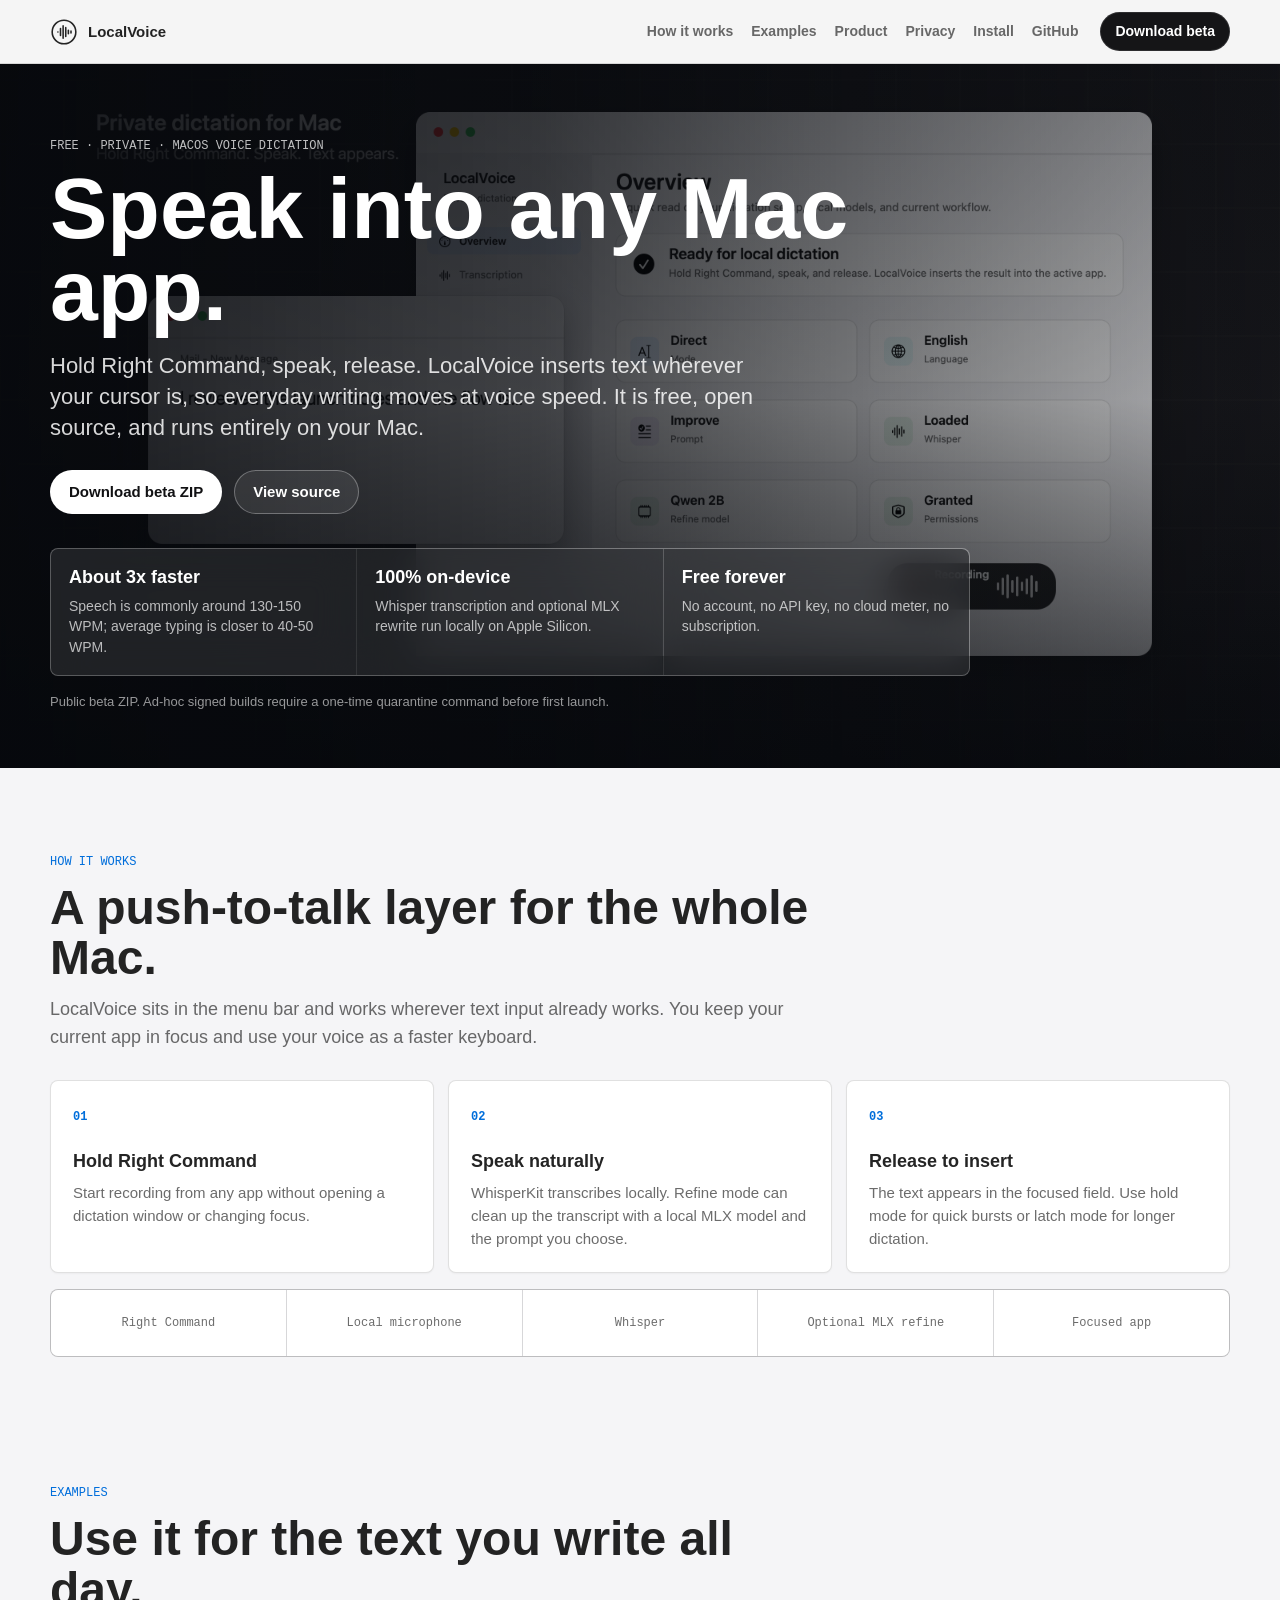
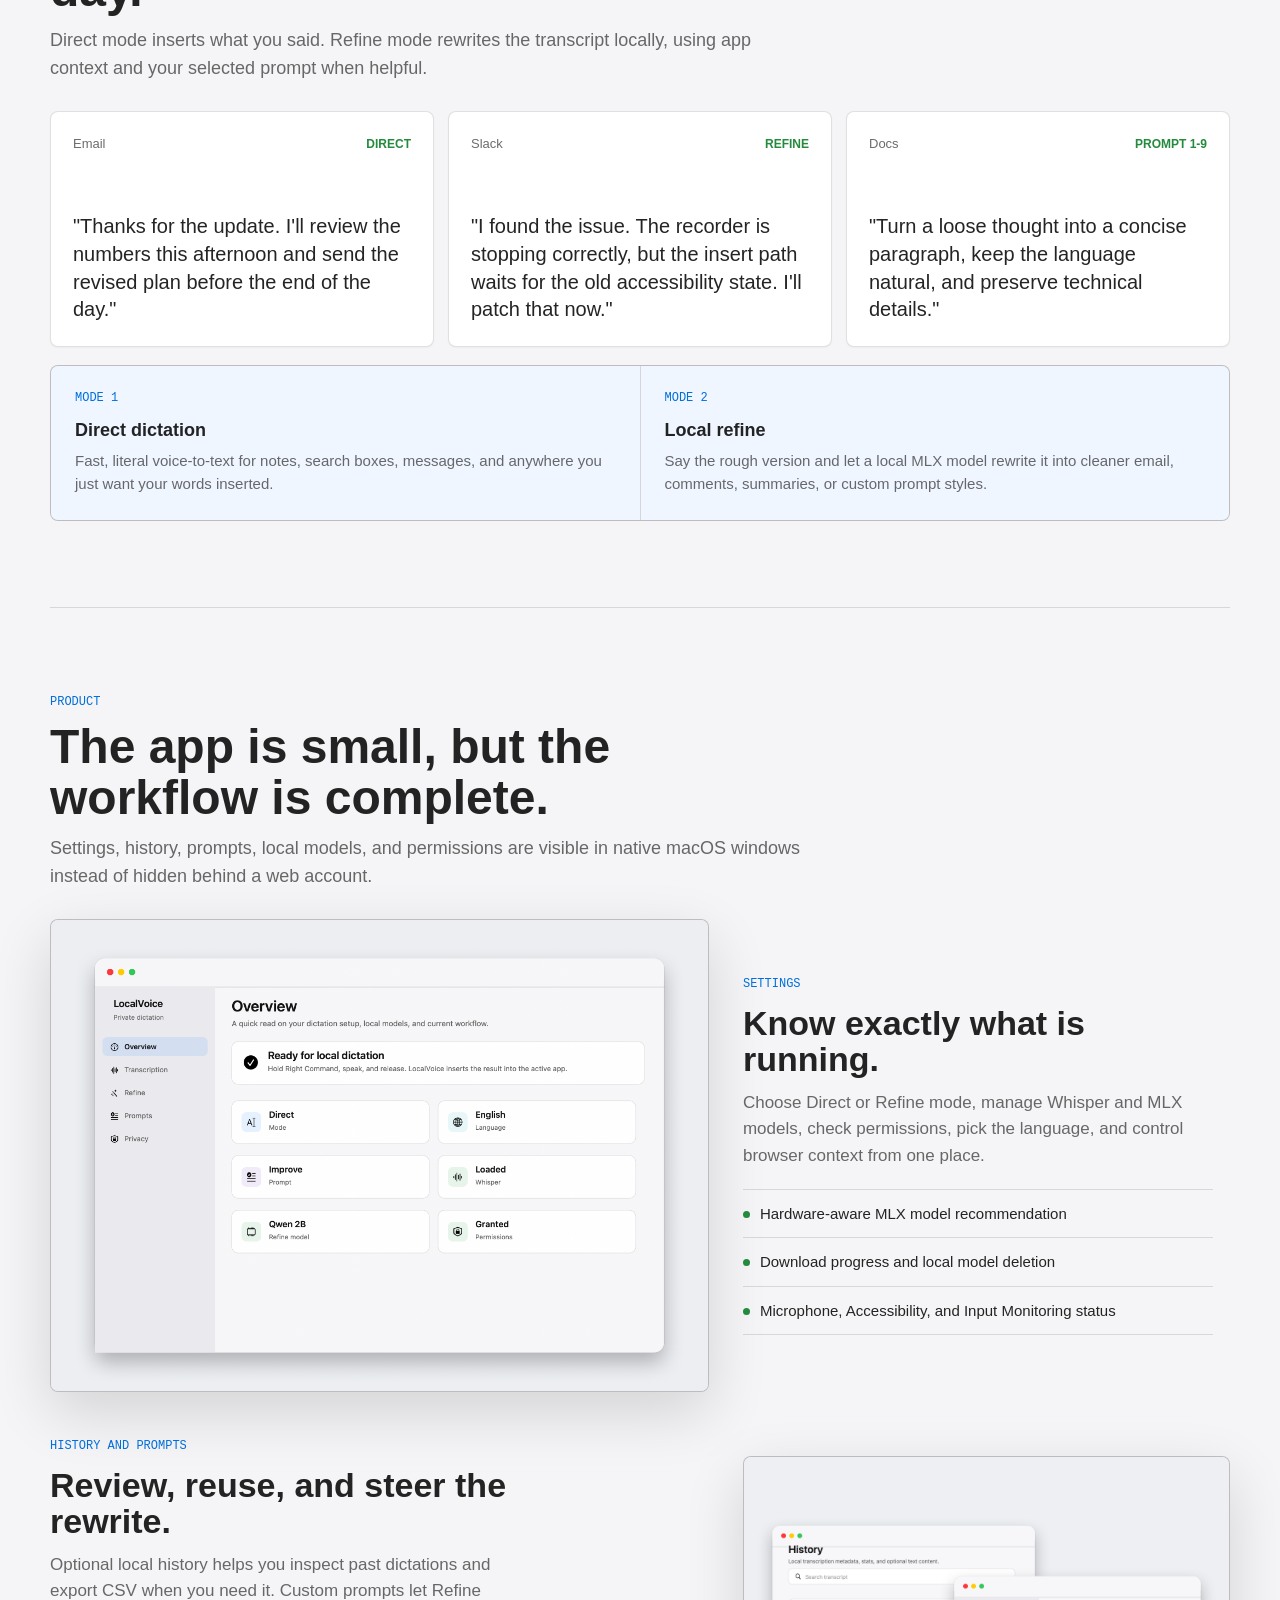
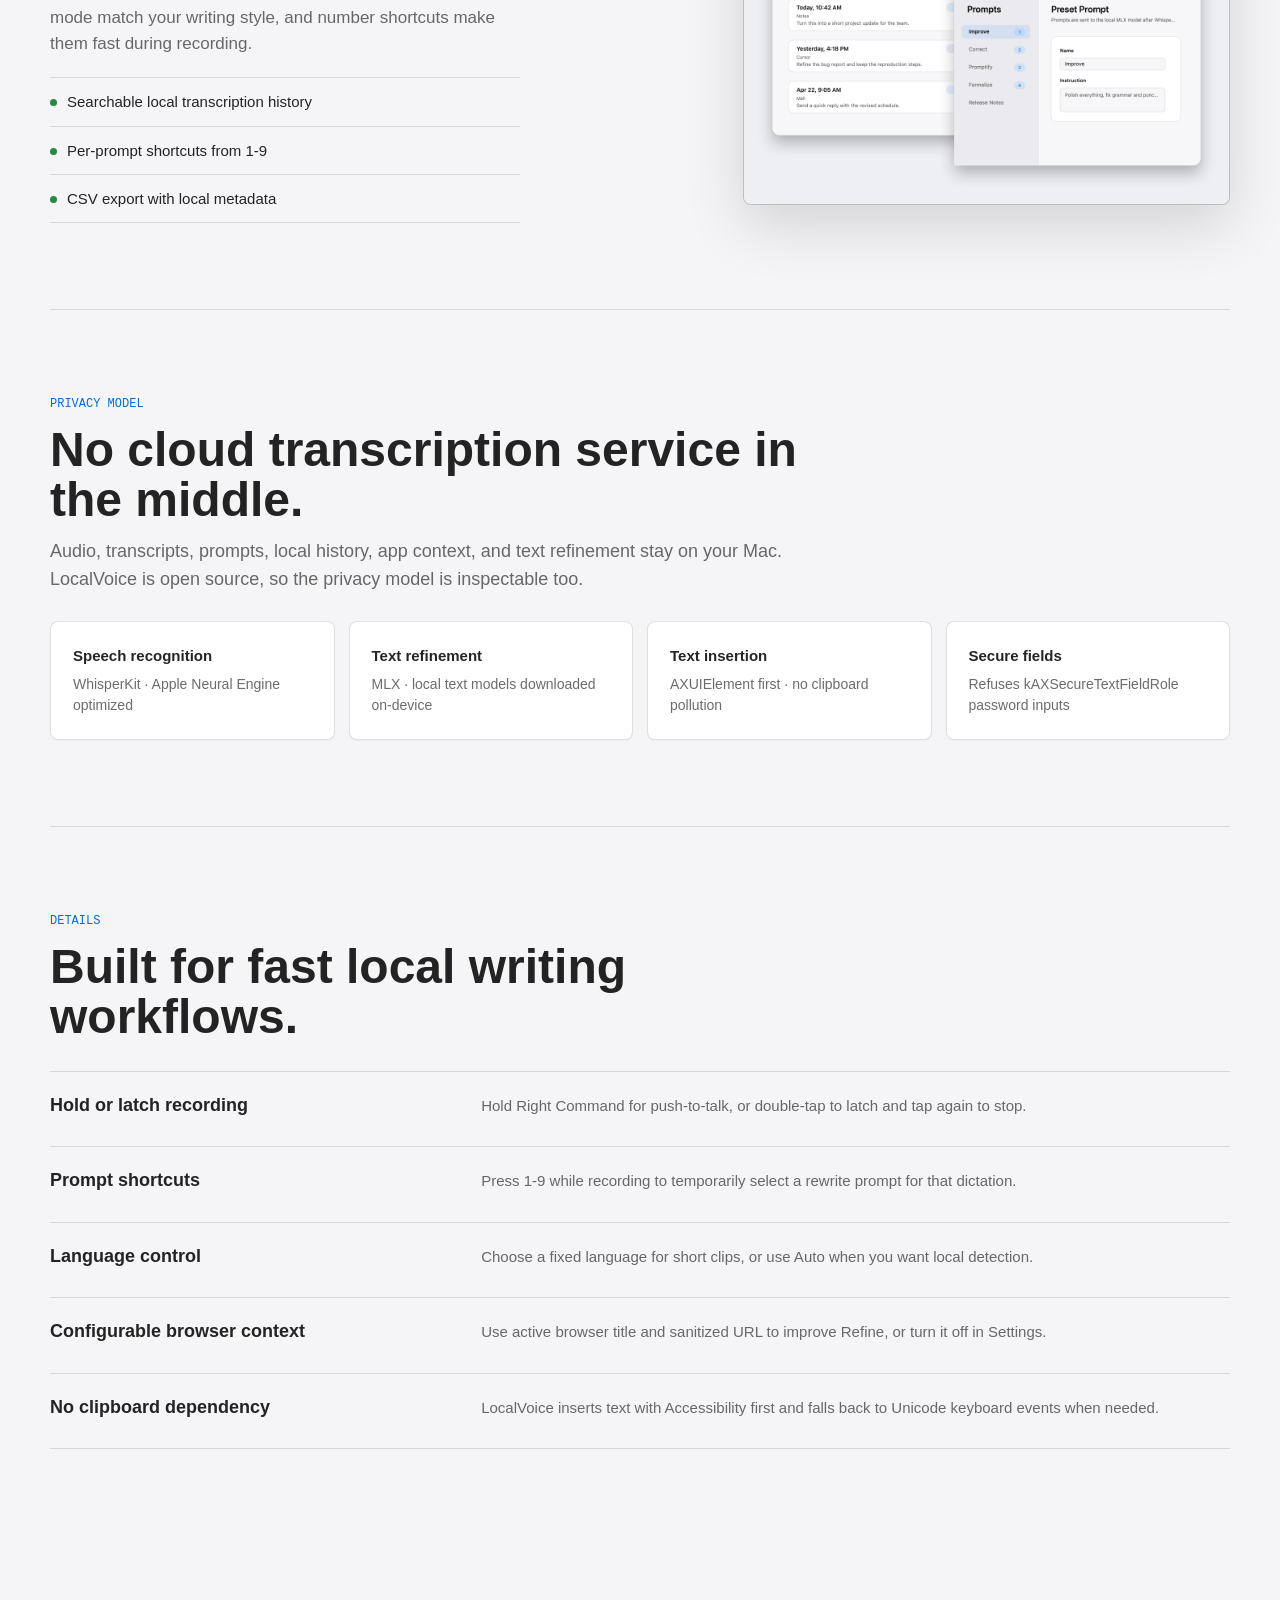
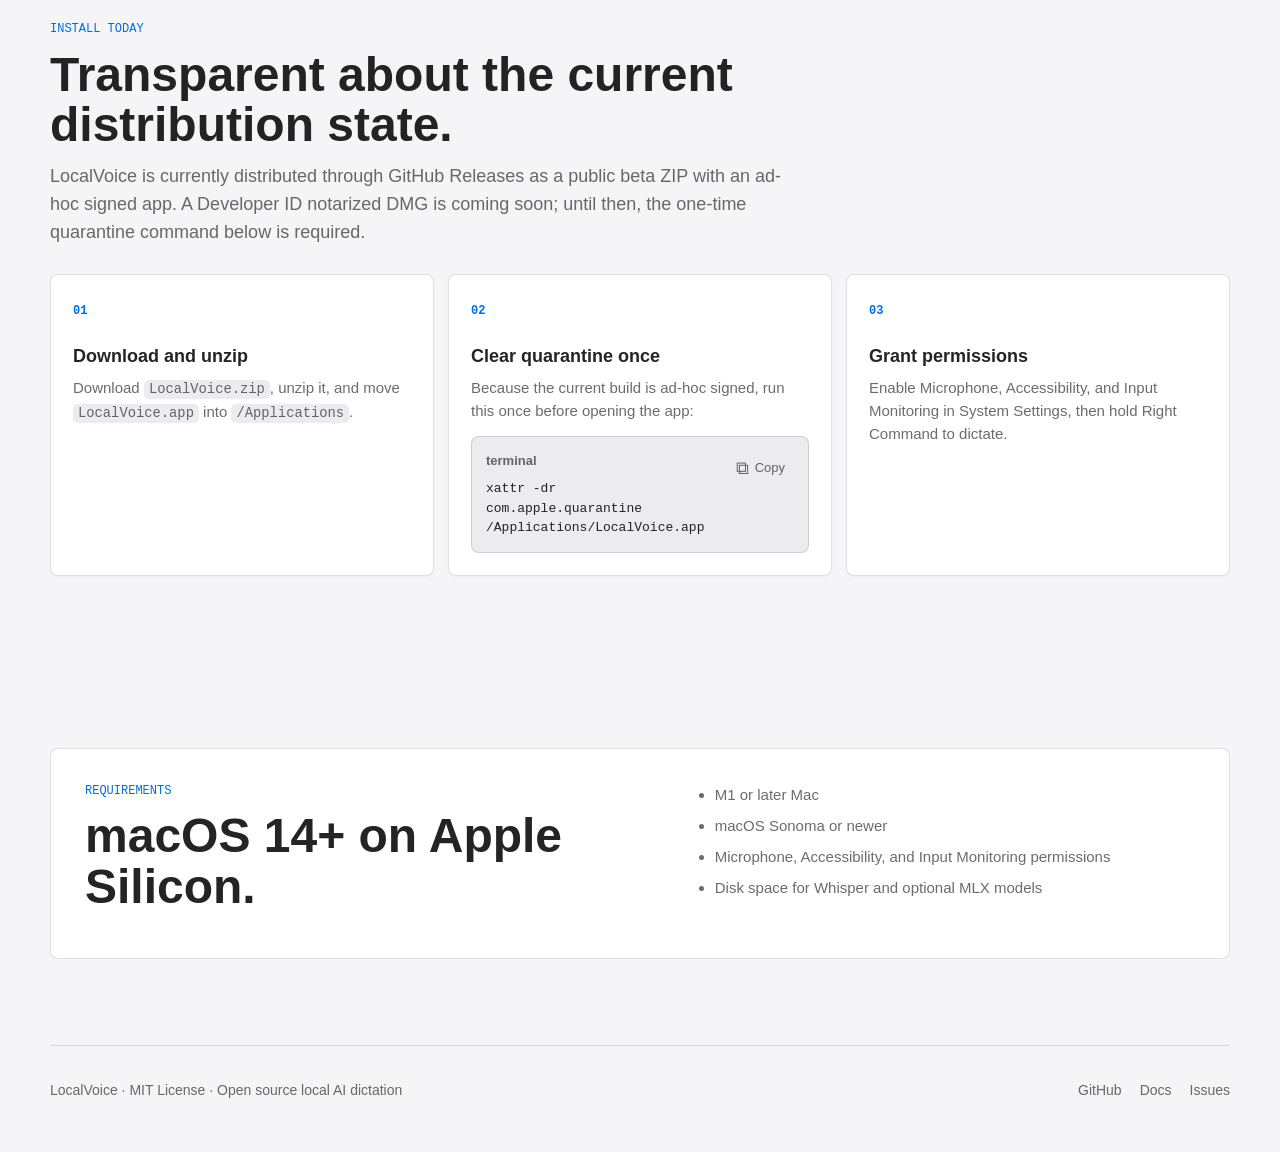
<file: site/index.html>
<!doctype html>
<html lang="en">
<head>
  <meta charset="utf-8">
  <meta name="viewport" content="width=device-width, initial-scale=1">
  <title>LocalVoice - Free private voice dictation for Mac</title>
  <meta name="description" content="LocalVoice lets you dictate into any Mac app by holding Right Command. Free, open source, and fully on-device with Whisper and optional local MLX refinement.">
  <meta property="og:title" content="LocalVoice">
  <meta property="og:description" content="Free private voice dictation for Mac. Hold a key, speak, and insert text anywhere.">
  <meta property="og:image" content="assets/hero.png">
  <link rel="stylesheet" href="style.css">
</head>
<body>
  <header class="site-header">
    <a class="brand" href="#top" aria-label="LocalVoice home">
      <span class="brand-mark" aria-hidden="true">
        <svg viewBox="0 0 32 32">
          <circle cx="16" cy="16" r="13.5"></circle>
          <path d="M9 16h.1M12 12v8M15 9v14M18 11v10M21 14v4M24 15v2"></path>
        </svg>
      </span>
      <span>LocalVoice</span>
    </a>
    <nav class="nav-links" aria-label="Primary navigation">
      <a href="#workflow">How it works</a>
      <a href="#examples">Examples</a>
      <a href="#product">Product</a>
      <a href="#privacy">Privacy</a>
      <a href="#install">Install</a>
      <a href="https://github.com/maxgubitosi/LocalVoice">GitHub</a>
    </nav>
    <a class="header-download" href="https://github.com/maxgubitosi/LocalVoice/releases/latest/download/LocalVoice.zip" download>Download beta</a>
  </header>

  <main id="top">
    <section class="hero">
      <img class="hero-image" src="assets/hero.png" alt="LocalVoice running on macOS with settings and recording overlay visible">
      <div class="hero-shade"></div>
      <div class="hero-content">
        <p class="eyebrow">Free · private · macOS voice dictation</p>
        <h1>Speak into any Mac app.</h1>
        <p class="hero-copy">
          Hold Right Command, speak, release. LocalVoice inserts text wherever your cursor is, so everyday writing moves at voice speed. It is free, open source, and runs entirely on your Mac.
        </p>
        <div class="hero-actions">
          <a class="button primary" href="https://github.com/maxgubitosi/LocalVoice/releases/latest/download/LocalVoice.zip" download>Download beta ZIP</a>
          <a class="button secondary" href="https://github.com/maxgubitosi/LocalVoice">View source</a>
        </div>
        <div class="hero-metrics" aria-label="LocalVoice highlights">
          <div>
            <strong>About 3x faster</strong>
            <span>Speech is commonly around 130-150 WPM; average typing is closer to 40-50 WPM.</span>
          </div>
          <div>
            <strong>100% on-device</strong>
            <span>Whisper transcription and optional MLX rewrite run locally on Apple Silicon.</span>
          </div>
          <div>
            <strong>Free forever</strong>
            <span>No account, no API key, no cloud meter, no subscription.</span>
          </div>
        </div>
        <p class="hero-note">Public beta ZIP. Ad-hoc signed builds require a one-time quarantine command before first launch.</p>
      </div>
    </section>

    <section id="workflow" class="section workflow-section">
      <div class="section-heading">
        <p class="label">How it works</p>
        <h2>A push-to-talk layer for the whole Mac.</h2>
        <p class="section-copy">LocalVoice sits in the menu bar and works wherever text input already works. You keep your current app in focus and use your voice as a faster keyboard.</p>
      </div>
      <div class="workflow-grid">
        <article class="panel step">
          <span class="step-index">01</span>
          <h3>Hold Right Command</h3>
          <p>Start recording from any app without opening a dictation window or changing focus.</p>
        </article>
        <article class="panel step">
          <span class="step-index">02</span>
          <h3>Speak naturally</h3>
          <p>WhisperKit transcribes locally. Refine mode can clean up the transcript with a local MLX model and the prompt you choose.</p>
        </article>
        <article class="panel step">
          <span class="step-index">03</span>
          <h3>Release to insert</h3>
          <p>The text appears in the focused field. Use hold mode for quick bursts or latch mode for longer dictation.</p>
        </article>
      </div>
      <div class="workflow-strip" aria-label="LocalVoice recording pipeline">
        <span>Right Command</span>
        <span>Local microphone</span>
        <span>Whisper</span>
        <span>Optional MLX refine</span>
        <span>Focused app</span>
      </div>
    </section>

    <section id="examples" class="section examples-section">
      <div class="section-heading">
        <p class="label">Examples</p>
        <h2>Use it for the text you write all day.</h2>
        <p class="section-copy">Direct mode inserts what you said. Refine mode rewrites the transcript locally, using app context and your selected prompt when helpful.</p>
      </div>
      <div class="example-grid">
        <article class="example-card">
          <div class="example-topline">
            <span>Email</span>
            <strong>Direct</strong>
          </div>
          <p class="example-text">"Thanks for the update. I'll review the numbers this afternoon and send the revised plan before the end of the day."</p>
        </article>
        <article class="example-card">
          <div class="example-topline">
            <span>Slack</span>
            <strong>Refine</strong>
          </div>
          <p class="example-text">"I found the issue. The recorder is stopping correctly, but the insert path waits for the old accessibility state. I'll patch that now."</p>
        </article>
        <article class="example-card">
          <div class="example-topline">
            <span>Docs</span>
            <strong>Prompt 1-9</strong>
          </div>
          <p class="example-text">"Turn a loose thought into a concise paragraph, keep the language natural, and preserve technical details."</p>
        </article>
      </div>
      <div class="mode-compare">
        <div>
          <p class="label">Mode 1</p>
          <h3>Direct dictation</h3>
          <p>Fast, literal voice-to-text for notes, search boxes, messages, and anywhere you just want your words inserted.</p>
        </div>
        <div>
          <p class="label">Mode 2</p>
          <h3>Local refine</h3>
          <p>Say the rough version and let a local MLX model rewrite it into cleaner email, comments, summaries, or custom prompt styles.</p>
        </div>
      </div>
    </section>

    <section id="product" class="section product-section">
      <div class="section-heading">
        <p class="label">Product</p>
        <h2>The app is small, but the workflow is complete.</h2>
        <p class="section-copy">Settings, history, prompts, local models, and permissions are visible in native macOS windows instead of hidden behind a web account.</p>
      </div>
      <div class="tour-list">
        <article class="tour-row">
          <figure class="screenshot">
            <img src="assets/settings.png" alt="LocalVoice settings window showing local model and permission status">
          </figure>
          <div class="tour-copy">
            <p class="label">Settings</p>
            <h3>Know exactly what is running.</h3>
            <p>Choose Direct or Refine mode, manage Whisper and MLX models, check permissions, pick the language, and control browser context from one place.</p>
            <ul class="compact-list">
              <li>Hardware-aware MLX model recommendation</li>
              <li>Download progress and local model deletion</li>
              <li>Microphone, Accessibility, and Input Monitoring status</li>
            </ul>
          </div>
        </article>
        <article class="tour-row reverse">
          <figure class="screenshot">
            <img src="assets/history-prompts.png" alt="LocalVoice history and prompt management screens">
          </figure>
          <div class="tour-copy">
            <p class="label">History and prompts</p>
            <h3>Review, reuse, and steer the rewrite.</h3>
            <p>Optional local history helps you inspect past dictations and export CSV when you need it. Custom prompts let Refine mode match your writing style, and number shortcuts make them fast during recording.</p>
            <ul class="compact-list">
              <li>Searchable local transcription history</li>
              <li>Per-prompt shortcuts from 1-9</li>
              <li>CSV export with local metadata</li>
            </ul>
          </div>
        </article>
      </div>
    </section>

    <section id="privacy" class="section proof-section">
      <div class="section-heading">
        <p class="label">Privacy model</p>
        <h2>No cloud transcription service in the middle.</h2>
        <p class="section-copy">Audio, transcripts, prompts, local history, app context, and text refinement stay on your Mac. LocalVoice is open source, so the privacy model is inspectable too.</p>
      </div>
      <div class="proof-grid">
        <article class="panel proof">
          <strong>Speech recognition</strong>
          <span>WhisperKit · Apple Neural Engine optimized</span>
        </article>
        <article class="panel proof">
          <strong>Text refinement</strong>
          <span>MLX · local text models downloaded on-device</span>
        </article>
        <article class="panel proof">
          <strong>Text insertion</strong>
          <span>AXUIElement first · no clipboard pollution</span>
        </article>
        <article class="panel proof">
          <strong>Secure fields</strong>
          <span>Refuses kAXSecureTextFieldRole password inputs</span>
        </article>
      </div>
    </section>

    <section class="section features-section">
      <div class="section-heading">
        <p class="label">Details</p>
        <h2>Built for fast local writing workflows.</h2>
      </div>
      <div class="feature-list">
        <div class="feature-row">
          <h3>Hold or latch recording</h3>
          <p>Hold Right Command for push-to-talk, or double-tap to latch and tap again to stop.</p>
        </div>
        <div class="feature-row">
          <h3>Prompt shortcuts</h3>
          <p>Press 1-9 while recording to temporarily select a rewrite prompt for that dictation.</p>
        </div>
        <div class="feature-row">
          <h3>Language control</h3>
          <p>Choose a fixed language for short clips, or use Auto when you want local detection.</p>
        </div>
        <div class="feature-row">
          <h3>Configurable browser context</h3>
          <p>Use active browser title and sanitized URL to improve Refine, or turn it off in Settings.</p>
        </div>
        <div class="feature-row">
          <h3>No clipboard dependency</h3>
          <p>LocalVoice inserts text with Accessibility first and falls back to Unicode keyboard events when needed.</p>
        </div>
      </div>
    </section>

    <section id="install" class="section install-section">
      <div class="section-heading">
        <p class="label">Install today</p>
        <h2>Transparent about the current distribution state.</h2>
        <p class="section-copy">LocalVoice is currently distributed through GitHub Releases as a public beta ZIP with an ad-hoc signed app. A Developer ID notarized DMG is coming soon; until then, the one-time quarantine command below is required.</p>
      </div>
      <div class="install-grid">
        <article class="panel install-card">
          <span class="step-index">01</span>
          <h3>Download and unzip</h3>
          <p>Download <code>LocalVoice.zip</code>, unzip it, and move <code>LocalVoice.app</code> into <code>/Applications</code>.</p>
        </article>
        <article class="panel install-card">
          <span class="step-index">02</span>
          <h3>Clear quarantine once</h3>
          <p>Because the current build is ad-hoc signed, run this once before opening the app:</p>
          <div class="command-panel" data-command-panel>
            <div>
              <span class="command-label">terminal</span>
              <code>xattr -dr com.apple.quarantine /Applications/LocalVoice.app</code>
            </div>
            <button class="copy-command" type="button" data-copy-command="xattr -dr com.apple.quarantine /Applications/LocalVoice.app" aria-label="Copy quarantine command">
              <span class="copy-icon" aria-hidden="true">⧉</span>
              <span class="copy-text">Copy</span>
            </button>
          </div>
        </article>
        <article class="panel install-card">
          <span class="step-index">03</span>
          <h3>Grant permissions</h3>
          <p>Enable Microphone, Accessibility, and Input Monitoring in System Settings, then hold Right Command to dictate.</p>
        </article>
      </div>
    </section>

    <section class="section requirements-section">
      <div class="requirements">
        <div>
          <p class="label">Requirements</p>
          <h2>macOS 14+ on Apple Silicon.</h2>
        </div>
        <ul>
          <li>M1 or later Mac</li>
          <li>macOS Sonoma or newer</li>
          <li>Microphone, Accessibility, and Input Monitoring permissions</li>
          <li>Disk space for Whisper and optional MLX models</li>
        </ul>
      </div>
    </section>
  </main>

  <footer class="footer">
    <p>LocalVoice · MIT License · Open source local AI dictation</p>
    <div>
      <a href="https://github.com/maxgubitosi/LocalVoice">GitHub</a>
      <a href="https://github.com/maxgubitosi/LocalVoice/blob/main/README.md">Docs</a>
      <a href="https://github.com/maxgubitosi/LocalVoice/issues">Issues</a>
    </div>
  </footer>
  <script>
    for (const button of document.querySelectorAll("[data-copy-command]")) {
      button.addEventListener("click", async () => {
        const text = button.dataset.copyCommand;
        try {
          if (navigator.clipboard?.writeText) {
            await navigator.clipboard.writeText(text);
          } else {
            const textarea = document.createElement("textarea");
            textarea.value = text;
            textarea.setAttribute("readonly", "");
            textarea.style.position = "fixed";
            textarea.style.opacity = "0";
            document.body.appendChild(textarea);
            textarea.select();
            document.execCommand("copy");
            textarea.remove();
          }
          const label = button.querySelector(".copy-text");
          const previous = label.textContent;
          label.textContent = "Copied";
          button.classList.add("copied");
          setTimeout(() => {
            label.textContent = previous;
            button.classList.remove("copied");
          }, 1400);
        } catch {
          const label = button.querySelector(".copy-text");
          label.textContent = "Select text";
        }
      });
    }
  </script>
</body>
</html>
</file>
<file: site/style.css>
:root {
  color-scheme: light dark;
  --font-sans: -apple-system, BlinkMacSystemFont, "SF Pro Text", "Segoe UI", sans-serif;
  --font-display: -apple-system, BlinkMacSystemFont, "SF Pro Display", "Segoe UI", sans-serif;
  --font-mono: "SF Mono", ui-monospace, Menlo, Consolas, monospace;
  --bg: #f5f5f7;
  --surface: #ffffff;
  --surface-soft: #ececf0;
  --surface-tint: #f0f6ff;
  --text: rgba(0, 0, 0, 0.86);
  --muted: rgba(0, 0, 0, 0.58);
  --faint: rgba(0, 0, 0, 0.34);
  --line: rgba(0, 0, 0, 0.12);
  --line-strong: rgba(0, 0, 0, 0.20);
  --blue: #006edb;
  --green: #248a3d;
  --red: #d9342b;
  --ink: #151517;
  --nav-bg: rgba(255, 255, 255, 0.96);
  --shadow: 0 20px 60px rgba(0, 0, 0, 0.14);
}

@media (prefers-color-scheme: dark) {
  :root {
    --bg: #111113;
    --surface: #1c1c1f;
    --surface-soft: #27272b;
    --surface-tint: #142236;
    --text: rgba(255, 255, 255, 0.92);
    --muted: rgba(255, 255, 255, 0.62);
    --faint: rgba(255, 255, 255, 0.38);
    --line: rgba(255, 255, 255, 0.13);
    --line-strong: rgba(255, 255, 255, 0.22);
    --blue: #4da3ff;
    --green: #3fb950;
    --red: #ff5a52;
    --ink: #f7f7f8;
    --nav-bg: rgba(28, 28, 31, 0.97);
    --shadow: 0 24px 70px rgba(0, 0, 0, 0.42);
  }
}

* {
  box-sizing: border-box;
}

html {
  scroll-behavior: smooth;
}

body {
  margin: 0;
  font-family: var(--font-sans);
  font-size: 15px;
  line-height: 1.55;
  color: var(--text);
  background: var(--bg);
  -webkit-font-smoothing: antialiased;
  text-rendering: optimizeLegibility;
}

a {
  color: inherit;
}

img {
  max-width: 100%;
  display: block;
}

.site-header {
  position: fixed;
  inset: 0 0 auto 0;
  z-index: 10;
  height: 64px;
  display: flex;
  align-items: center;
  gap: 22px;
  padding: 0 max(24px, calc((100vw - 1180px) / 2));
  background: var(--nav-bg);
  border-bottom: 1px solid var(--line);
  backdrop-filter: blur(24px);
  -webkit-backdrop-filter: blur(24px);
  box-shadow: 0 1px 0 rgba(0, 0, 0, 0.02);
}

.brand {
  display: inline-flex;
  align-items: center;
  gap: 10px;
  text-decoration: none;
  font-weight: 700;
  letter-spacing: 0;
  white-space: nowrap;
}

.brand-mark {
  width: 28px;
  height: 28px;
  display: inline-grid;
  place-items: center;
  color: var(--text);
}

.brand-mark svg {
  width: 28px;
  height: 28px;
  fill: none;
}

.brand-mark circle,
.brand-mark path {
  stroke: currentColor;
  stroke-width: 1.8;
  stroke-linecap: round;
}

.nav-links {
  display: flex;
  align-items: center;
  gap: 18px;
  margin-left: auto;
}

.nav-links a {
  text-decoration: none;
  color: var(--muted);
  font-size: 14px;
  font-weight: 550;
  white-space: nowrap;
}

.nav-links a:hover {
  color: var(--text);
}

.header-download {
  text-decoration: none;
  color: #fff;
  background: #151517;
  border: 1px solid rgba(255, 255, 255, 0.10);
  padding: 8px 14px;
  border-radius: 999px;
  font-size: 14px;
  font-weight: 650;
  white-space: nowrap;
}

.hero {
  min-height: min(780px, 84svh);
  position: relative;
  display: grid;
  align-items: end;
  overflow: hidden;
  background: #101013;
}

.hero-image {
  position: absolute;
  inset: 0;
  width: 100%;
  height: 100%;
  object-fit: cover;
  object-position: center;
  opacity: 0.94;
}

.hero-shade {
  position: absolute;
  inset: 0;
  background:
    linear-gradient(90deg, rgba(6, 8, 12, 0.90) 0%, rgba(6, 8, 12, 0.72) 42%, rgba(6, 8, 12, 0.18) 100%),
    linear-gradient(0deg, rgba(6, 8, 12, 0.78) 0%, rgba(6, 8, 12, 0.08) 48%, rgba(6, 8, 12, 0.36) 100%);
}

.hero-content {
  position: relative;
  z-index: 1;
  width: min(1180px, calc(100% - 48px));
  margin: 0 auto;
  padding: 138px 0 56px;
  color: #fff;
}

.eyebrow,
.label {
  margin: 0 0 12px;
  font-family: var(--font-mono);
  font-size: 12px;
  line-height: 1.4;
  letter-spacing: 0;
  text-transform: uppercase;
  color: var(--blue);
}

.hero .eyebrow {
  color: rgba(255, 255, 255, 0.74);
}

h1,
h2,
h3,
p {
  margin-top: 0;
}

h1 {
  max-width: 800px;
  margin-bottom: 18px;
  font-family: var(--font-display);
  font-size: 86px;
  line-height: 0.96;
  letter-spacing: 0;
}

.hero-copy {
  max-width: 720px;
  margin-bottom: 26px;
  font-size: 22px;
  line-height: 1.42;
  color: rgba(255, 255, 255, 0.84);
}

.hero-actions {
  display: flex;
  flex-wrap: wrap;
  gap: 12px;
  align-items: center;
}

.button {
  display: inline-flex;
  align-items: center;
  justify-content: center;
  min-height: 44px;
  padding: 0 18px;
  border-radius: 999px;
  text-decoration: none;
  font-weight: 650;
  border: 1px solid transparent;
}

.button.primary {
  background: #fff;
  color: #111113;
}

.button.secondary {
  color: #fff;
  border-color: rgba(255, 255, 255, 0.30);
  background: rgba(255, 255, 255, 0.08);
}

.button:hover {
  transform: translateY(-1px);
}

.hero-metrics {
  width: min(920px, 100%);
  margin-top: 34px;
  display: grid;
  grid-template-columns: repeat(3, minmax(0, 1fr));
  gap: 1px;
  overflow: hidden;
  border: 1px solid rgba(255, 255, 255, 0.18);
  border-radius: 8px;
  background: rgba(255, 255, 255, 0.18);
}

.hero-metrics div {
  min-height: 126px;
  padding: 18px;
  background: rgba(9, 11, 16, 0.46);
  backdrop-filter: blur(18px);
  -webkit-backdrop-filter: blur(18px);
}

.hero-metrics strong,
.hero-metrics span {
  display: block;
}

.hero-metrics strong {
  margin-bottom: 8px;
  font-size: 18px;
  line-height: 1.2;
}

.hero-metrics span {
  color: rgba(255, 255, 255, 0.70);
  font-size: 14px;
  line-height: 1.45;
}

.hero-note {
  margin: 16px 0 0;
  max-width: 620px;
  color: rgba(255, 255, 255, 0.58);
  font-size: 13px;
}

.section {
  width: min(1180px, calc(100% - 48px));
  margin: 0 auto;
  padding: 86px 0;
}

.section-heading {
  max-width: 760px;
  margin-bottom: 28px;
}

h2 {
  margin-bottom: 12px;
  font-family: var(--font-display);
  font-size: 48px;
  line-height: 1.05;
  letter-spacing: 0;
}

h3 {
  margin-bottom: 8px;
  font-size: 18px;
  line-height: 1.25;
}

.section-copy {
  color: var(--muted);
  font-size: 18px;
}

.workflow-grid,
.proof-grid,
.install-grid {
  display: grid;
  grid-template-columns: repeat(3, minmax(0, 1fr));
  gap: 14px;
}

.panel {
  background: var(--surface);
  border: 1px solid var(--line);
  border-radius: 8px;
  box-shadow: 0 1px 2px rgba(0, 0, 0, 0.04);
}

.step,
.proof,
.install-card {
  padding: 22px;
}

.step-index {
  display: inline-block;
  margin-bottom: 24px;
  font-family: var(--font-mono);
  font-size: 12px;
  font-weight: 650;
  color: var(--blue);
}

.step p,
.install-card p,
.feature-row p {
  margin-bottom: 0;
  color: var(--muted);
}

.workflow-strip {
  margin-top: 16px;
  display: grid;
  grid-template-columns: repeat(5, minmax(0, 1fr));
  gap: 1px;
  overflow: hidden;
  border: 1px solid var(--line);
  border-radius: 8px;
  background: var(--line);
}

.workflow-strip span {
  min-height: 66px;
  display: grid;
  place-items: center;
  padding: 14px;
  text-align: center;
  font-family: var(--font-mono);
  font-size: 12px;
  color: var(--muted);
  background: var(--surface);
}

.examples-section {
  padding-top: 42px;
}

.example-grid {
  display: grid;
  grid-template-columns: repeat(3, minmax(0, 1fr));
  gap: 14px;
}

.example-card {
  min-height: 236px;
  display: flex;
  flex-direction: column;
  justify-content: space-between;
  gap: 28px;
  padding: 22px;
  border: 1px solid var(--line);
  border-radius: 8px;
  background: var(--surface);
  box-shadow: 0 1px 2px rgba(0, 0, 0, 0.04);
}

.example-topline {
  display: flex;
  align-items: center;
  justify-content: space-between;
  gap: 14px;
  font-size: 13px;
  color: var(--muted);
}

.example-topline strong {
  color: var(--green);
  font-size: 12px;
  font-weight: 700;
  text-transform: uppercase;
}

.example-text {
  margin-bottom: 0;
  font-size: 20px;
  line-height: 1.38;
  color: var(--text);
  overflow-wrap: anywhere;
}

.mode-compare {
  margin-top: 18px;
  display: grid;
  grid-template-columns: repeat(2, minmax(0, 1fr));
  gap: 1px;
  overflow: hidden;
  border: 1px solid var(--line);
  border-radius: 8px;
  background: var(--line);
}

.mode-compare div {
  padding: 24px;
  background: var(--surface-tint);
}

.mode-compare p:last-child {
  margin-bottom: 0;
  color: var(--muted);
}

.product-section {
  border-top: 1px solid var(--line);
}

.tour-list {
  display: grid;
  gap: 46px;
}

.tour-row {
  display: grid;
  grid-template-columns: minmax(0, 1.15fr) minmax(320px, 0.85fr);
  gap: 34px;
  align-items: center;
}

.tour-row.reverse .screenshot {
  order: 2;
}

.screenshot {
  margin: 0;
}

.screenshot img {
  width: 100%;
  border-radius: 8px;
  border: 1px solid var(--line-strong);
  box-shadow: var(--shadow);
  background: var(--surface-soft);
}

.tour-copy {
  max-width: 470px;
}

.tour-copy h3 {
  margin-bottom: 12px;
  font-family: var(--font-display);
  font-size: 34px;
  line-height: 1.08;
  letter-spacing: 0;
}

.tour-copy p:not(.label) {
  color: var(--muted);
  font-size: 17px;
}

.compact-list {
  margin: 20px 0 0;
  padding: 0;
  list-style: none;
  border-top: 1px solid var(--line);
}

.compact-list li {
  padding: 12px 0;
  border-bottom: 1px solid var(--line);
  color: var(--text);
}

.compact-list li::before {
  content: "";
  display: inline-block;
  width: 7px;
  height: 7px;
  margin-right: 10px;
  border-radius: 50%;
  background: var(--green);
  vertical-align: 1px;
}

.proof-section {
  border-top: 1px solid var(--line);
  border-bottom: 1px solid var(--line);
}

.proof-grid {
  grid-template-columns: repeat(4, minmax(0, 1fr));
}

.proof {
  display: flex;
  flex-direction: column;
  gap: 6px;
}

.proof strong {
  font-size: 15px;
}

.proof span {
  color: var(--muted);
  font-size: 14px;
}

.feature-list {
  border-top: 1px solid var(--line);
}

.feature-row {
  display: grid;
  grid-template-columns: minmax(180px, 0.35fr) minmax(0, 0.65fr);
  gap: 28px;
  padding: 22px 0;
  border-bottom: 1px solid var(--line);
}

.command-panel {
  margin-top: 14px;
  display: flex;
  align-items: flex-start;
  justify-content: space-between;
  gap: 14px;
  padding: 14px;
  border-radius: 8px;
  border: 1px solid var(--line);
  background: var(--surface-soft);
}

.command-panel code {
  display: block;
  margin-top: 8px;
  color: var(--text);
  font-size: 13px;
  line-height: 1.5;
  overflow-wrap: anywhere;
}

.command-label {
  display: block;
  font-family: var(--font-sans);
  font-size: 13px;
  font-weight: 650;
  color: var(--muted);
}

.copy-command {
  flex: 0 0 auto;
  display: inline-flex;
  align-items: center;
  gap: 6px;
  border: 0;
  border-radius: 7px;
  padding: 7px 9px;
  color: var(--muted);
  background: transparent;
  font: inherit;
  font-size: 13px;
  cursor: pointer;
}

.copy-command:hover,
.copy-command.copied {
  color: var(--text);
  background: color-mix(in srgb, var(--surface) 70%, transparent);
}

.copy-icon {
  font-size: 18px;
  line-height: 1;
}

code {
  font-family: var(--font-mono);
  font-size: 0.92em;
}

p code,
li code {
  padding: 2px 5px;
  border-radius: 5px;
  background: var(--surface-soft);
}

.requirements {
  display: grid;
  grid-template-columns: minmax(0, 0.8fr) minmax(260px, 0.7fr);
  gap: 38px;
  padding: 34px;
  border: 1px solid var(--line);
  border-radius: 8px;
  background: var(--surface);
}

.requirements ul {
  margin: 0;
  padding-left: 20px;
  color: var(--muted);
}

.requirements li + li {
  margin-top: 8px;
}

.footer {
  width: min(1180px, calc(100% - 48px));
  margin: 0 auto;
  padding: 34px 0 52px;
  border-top: 1px solid var(--line);
  display: flex;
  justify-content: space-between;
  gap: 20px;
  color: var(--muted);
  font-size: 14px;
}

.footer p {
  margin-bottom: 0;
}

.footer div {
  display: flex;
  gap: 18px;
}

.footer a {
  text-decoration: none;
}

.footer a:hover {
  color: var(--text);
}

@media (max-width: 980px) {
  .site-header {
    padding: 0 18px;
  }

  .nav-links {
    display: none;
  }

  .hero {
    min-height: min(720px, 84svh);
  }

  .hero-content,
  .section,
  .footer {
    width: min(100% - 32px, 1180px);
  }

  h1 {
    font-size: 68px;
  }

  h2 {
    font-size: 38px;
  }

  .hero-copy {
    font-size: 19px;
  }

  .hero-metrics {
    grid-template-columns: repeat(3, minmax(0, 1fr));
  }

  .hero-metrics div {
    min-height: 118px;
  }

  .hero-shade {
    background:
      linear-gradient(0deg, rgba(6, 8, 12, 0.93) 0%, rgba(6, 8, 12, 0.76) 64%, rgba(6, 8, 12, 0.42) 100%);
  }

  .hero-image {
    object-position: 62% center;
    opacity: 0.62;
  }

  .workflow-grid,
  .proof-grid,
  .install-grid,
  .example-grid,
  .workflow-strip,
  .mode-compare,
  .tour-row,
  .requirements,
  .feature-row {
    grid-template-columns: 1fr;
  }

  .tour-row.reverse .screenshot {
    order: 0;
  }

  .tour-copy {
    max-width: none;
  }

  .proof-section,
  .product-section {
    border-top: 0;
  }

  .footer {
    flex-direction: column;
  }
}

@media (max-width: 520px) {
  .brand span:last-child {
    display: none;
  }

  .header-download {
    margin-left: auto;
  }

  .hero-content {
    padding-top: 112px;
    padding-bottom: 36px;
  }

  h1 {
    font-size: 48px;
  }

  h2 {
    font-size: 32px;
  }

  .hero-copy {
    font-size: 18px;
  }

  .hero-actions {
    align-items: stretch;
    flex-direction: column;
  }

  .button {
    width: 100%;
  }

  .hero-metrics {
    margin-top: 24px;
  }

  .section {
    padding: 64px 0;
  }

  .example-text {
    font-size: 18px;
  }

  .tour-copy h3 {
    font-size: 28px;
  }

  .requirements {
    padding: 22px;
  }

  .footer div {
    flex-wrap: wrap;
  }
}

@media (max-width: 700px) {
  .hero-metrics {
    gap: 8px;
    overflow: visible;
    border: 0;
    background: transparent;
  }

  .hero-metrics div {
    min-height: auto;
    padding: 11px;
    border: 1px solid rgba(255, 255, 255, 0.18);
    border-radius: 8px;
  }

  .hero-metrics strong {
    margin-bottom: 0;
    font-size: 13px;
  }

  .hero-metrics span {
    display: none;
  }
}

@media (max-width: 380px) {
  .hero-metrics {
    grid-template-columns: 1fr;
  }
}
</file>
